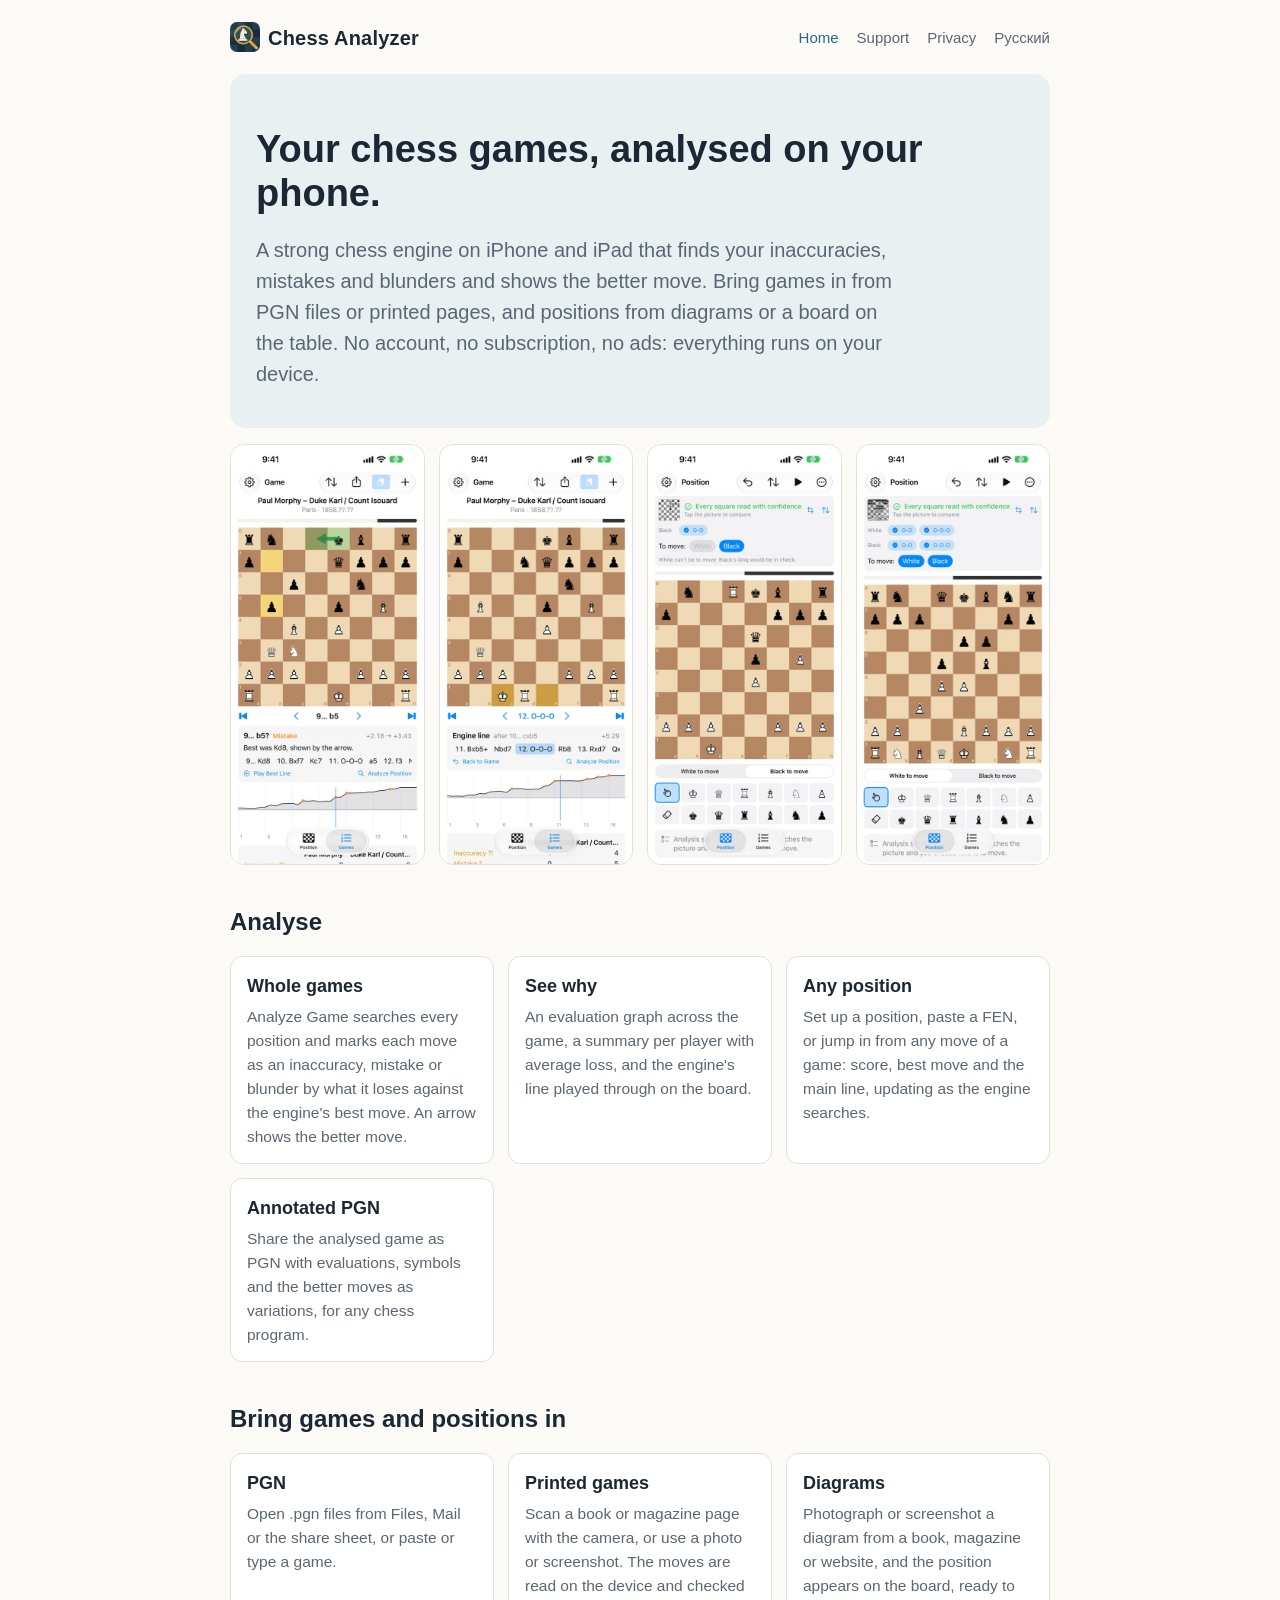
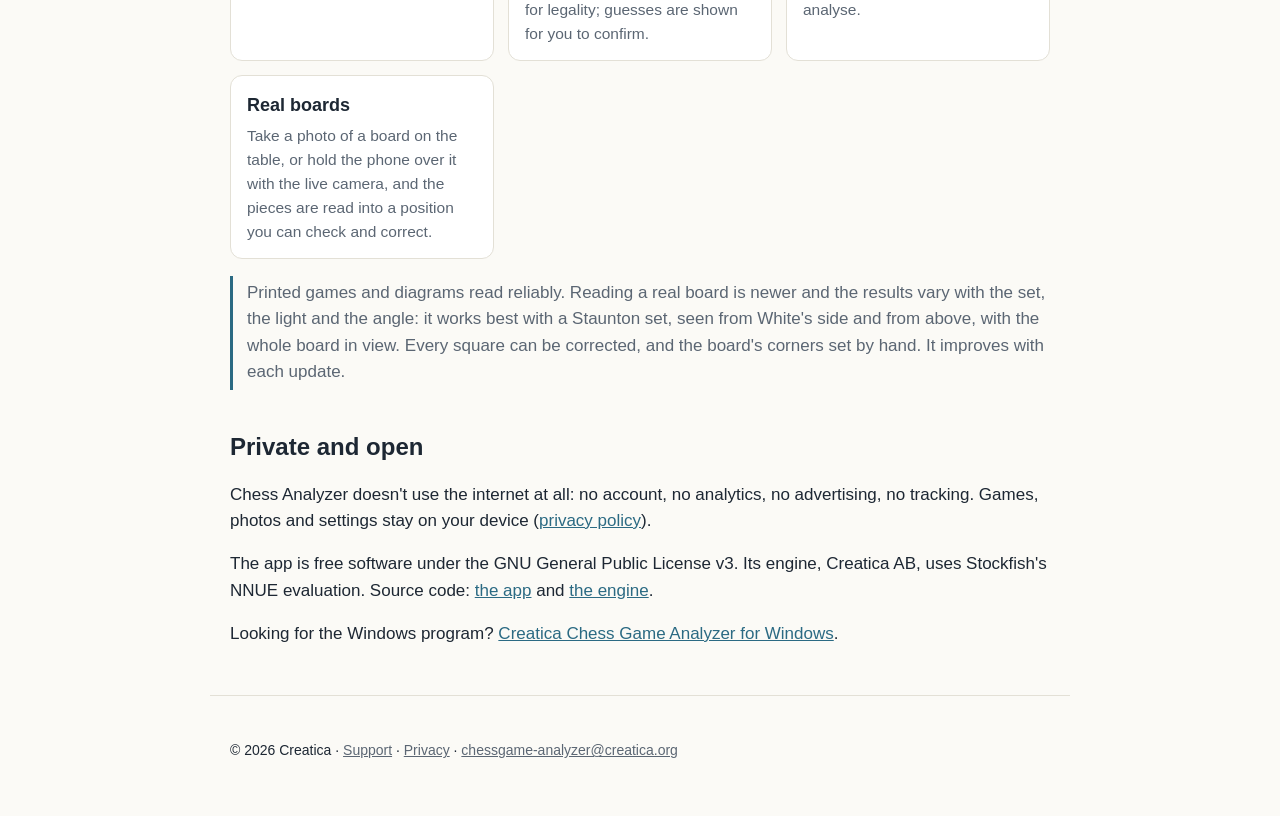
<file: website/ios/index.html>
<!doctype html>
<html lang="en">
<head>
<meta charset="utf-8">
<meta name="viewport" content="width=device-width, initial-scale=1">
<title>Chess Analyzer for iPhone and iPad – Creatica</title>
<meta name="description" content="Analyse your chess games and positions with a strong engine on your iPhone or iPad. Read games from print, positions from diagrams and real boards. No account, no ads, nothing leaves your device.">
<link rel="alternate" hreflang="ru" href="index-ru.html">
<link rel="stylesheet" href="style.css">
</head>
<body>
<header>
  <a class="brand" href="index.html"><img src="images/icon.png" alt="">Chess Analyzer</a>
  <nav><a href="index.html" aria-current="page">Home</a><a href="support.html">Support</a><a href="privacy.html">Privacy</a><a href="index-ru.html" lang="ru">Русский</a></nav>
</header>
<main>
  <section class="hero">
    <h1>Your chess games, analysed on your phone.</h1>
    <p class="lead">A strong chess engine on iPhone and iPad that finds your inaccuracies, mistakes and blunders and shows the better move.
      Bring games in from PGN files or printed pages, and positions from diagrams or a board on the table.
      No account, no subscription, no ads: everything runs on your device.</p>
  </section>

  <div class="shots">
    <img src="images/1-game.jpg" alt="An analysed game with its evaluation graph and a mistake marked">
    <img src="images/2-line.jpg" alt="The engine's better line, played through on the board">
    <img src="images/3-diagram.jpg" alt="A book diagram read onto the board">
    <img src="images/5-board.jpg" alt="A photo of a real chess board read into a position">
  </div>

  <h2>Analyse</h2>
  <div class="grid">
    <div class="card"><h3>Whole games</h3><p>Analyze Game searches every position and marks each move as an inaccuracy, mistake or blunder by what it loses against the engine's best move. An arrow shows the better move.</p></div>
    <div class="card"><h3>See why</h3><p>An evaluation graph across the game, a summary per player with average loss, and the engine's line played through on the board.</p></div>
    <div class="card"><h3>Any position</h3><p>Set up a position, paste a FEN, or jump in from any move of a game: score, best move and the main line, updating as the engine searches.</p></div>
    <div class="card"><h3>Annotated PGN</h3><p>Share the analysed game as PGN with evaluations, symbols and the better moves as variations, for any chess program.</p></div>
  </div>

  <h2>Bring games and positions in</h2>
  <div class="grid">
    <div class="card"><h3>PGN</h3><p>Open .pgn files from Files, Mail or the share sheet, or paste or type a game.</p></div>
    <div class="card"><h3>Printed games</h3><p>Scan a book or magazine page with the camera, or use a photo or screenshot. The moves are read on the device and checked for legality; guesses are shown for you to confirm.</p></div>
    <div class="card"><h3>Diagrams</h3><p>Photograph or screenshot a diagram from a book, magazine or website, and the position appears on the board, ready to analyse.</p></div>
    <div class="card"><h3>Real boards</h3><p>Take a photo of a board on the table, or hold the phone over it with the live camera, and the pieces are read into a position you can check and correct.</p></div>
  </div>

  <p class="note">Printed games and diagrams read reliably. Reading a real board is newer and the results vary with the set, the light and the
    angle: it works best with a Staunton set, seen from White's side and from above, with the whole board in view. Every square can be corrected,
    and the board's corners set by hand. It improves with each update.</p>

  <h2>Private and open</h2>
  <p>Chess Analyzer doesn't use the internet at all: no account, no analytics, no advertising, no tracking. Games, photos and settings stay on your device
    (<a href="privacy.html">privacy policy</a>).</p>
  <p>The app is free software under the GNU General Public License v3. Its engine, Creatica AB, uses Stockfish's NNUE evaluation.
    Source code: <a href="https://github.com/creatica-soft/chessgame-analyzer">the app</a> and <a href="https://github.com/creatica-soft/libchess">the engine</a>.</p>
  <p>Looking for the Windows program? <a href="../index.html">Creatica Chess Game Analyzer for Windows</a>.</p>
</main>
<footer>
  <p>© 2026 Creatica · <a href="support.html">Support</a> · <a href="privacy.html">Privacy</a> · <a href="mailto:chessgame-analyzer@creatica.org">chessgame-analyzer@creatica.org</a></p>
</footer>
</body>
</html>
</file>
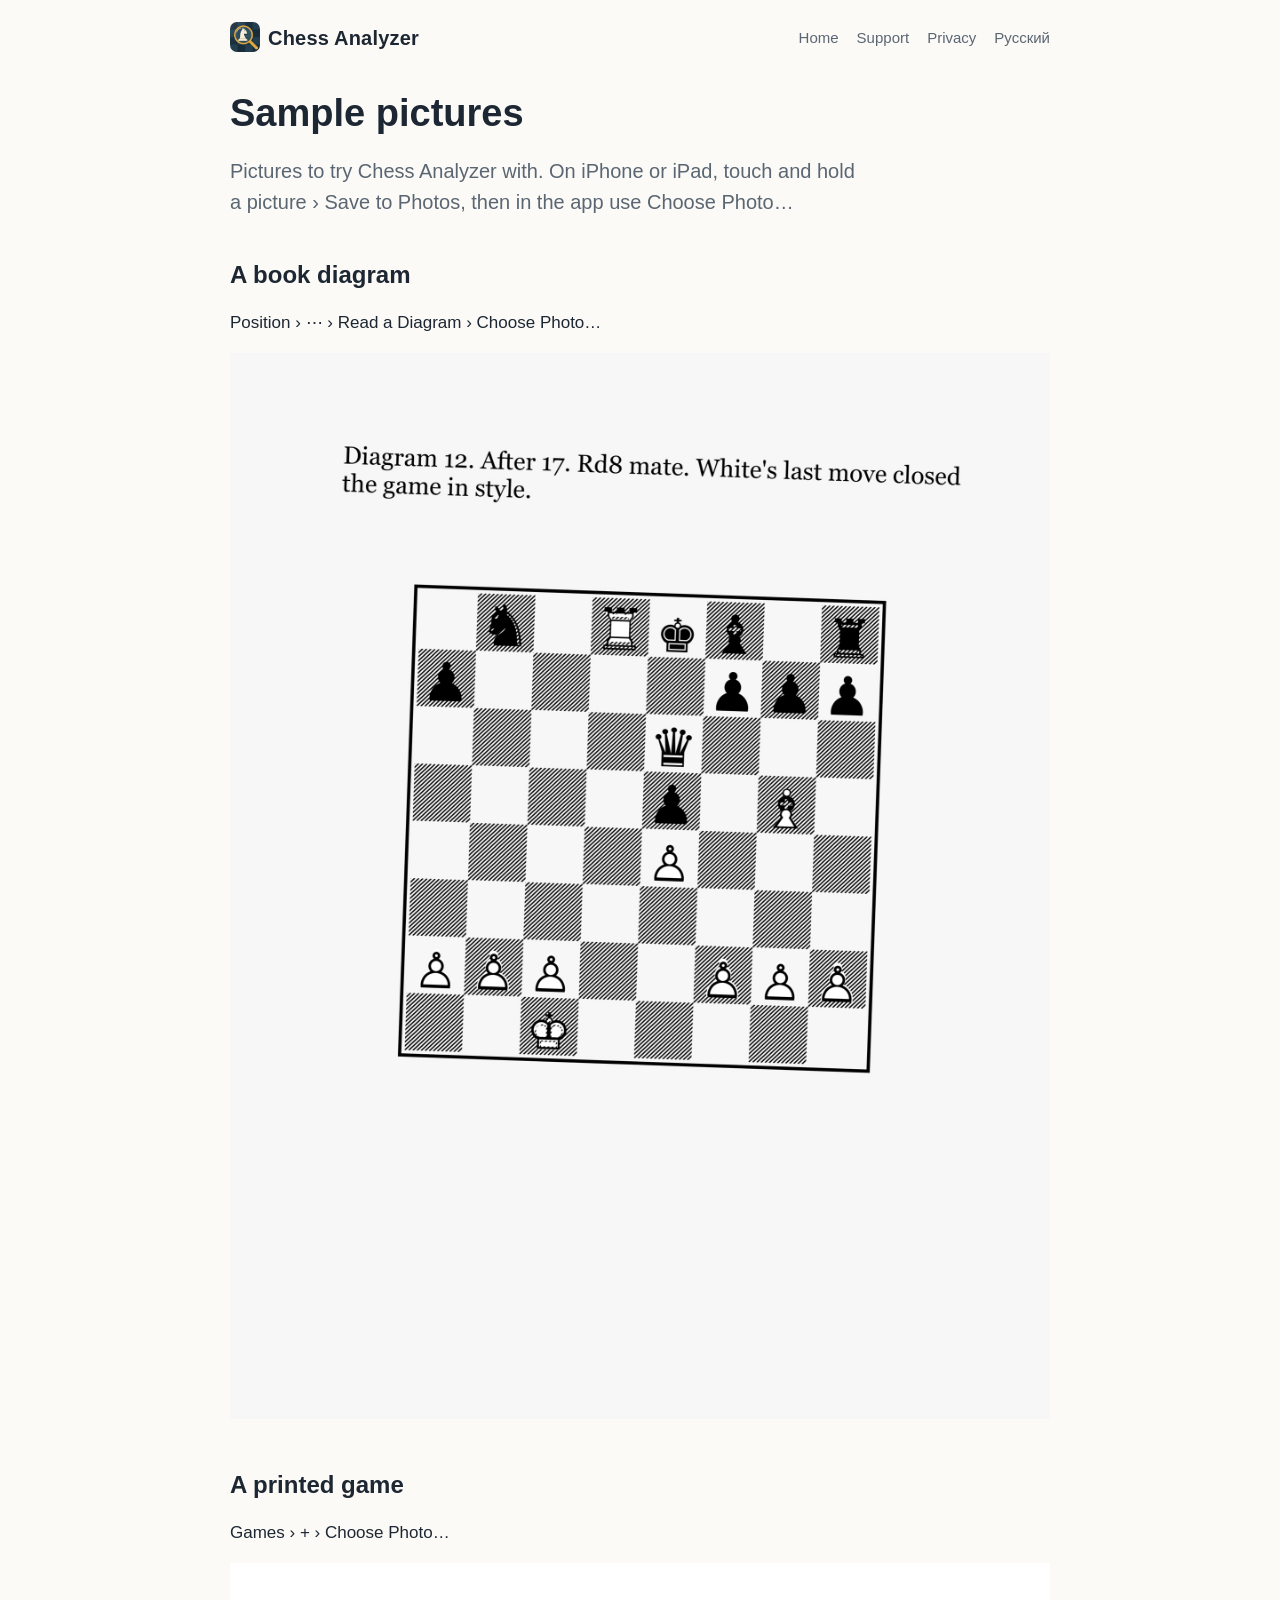
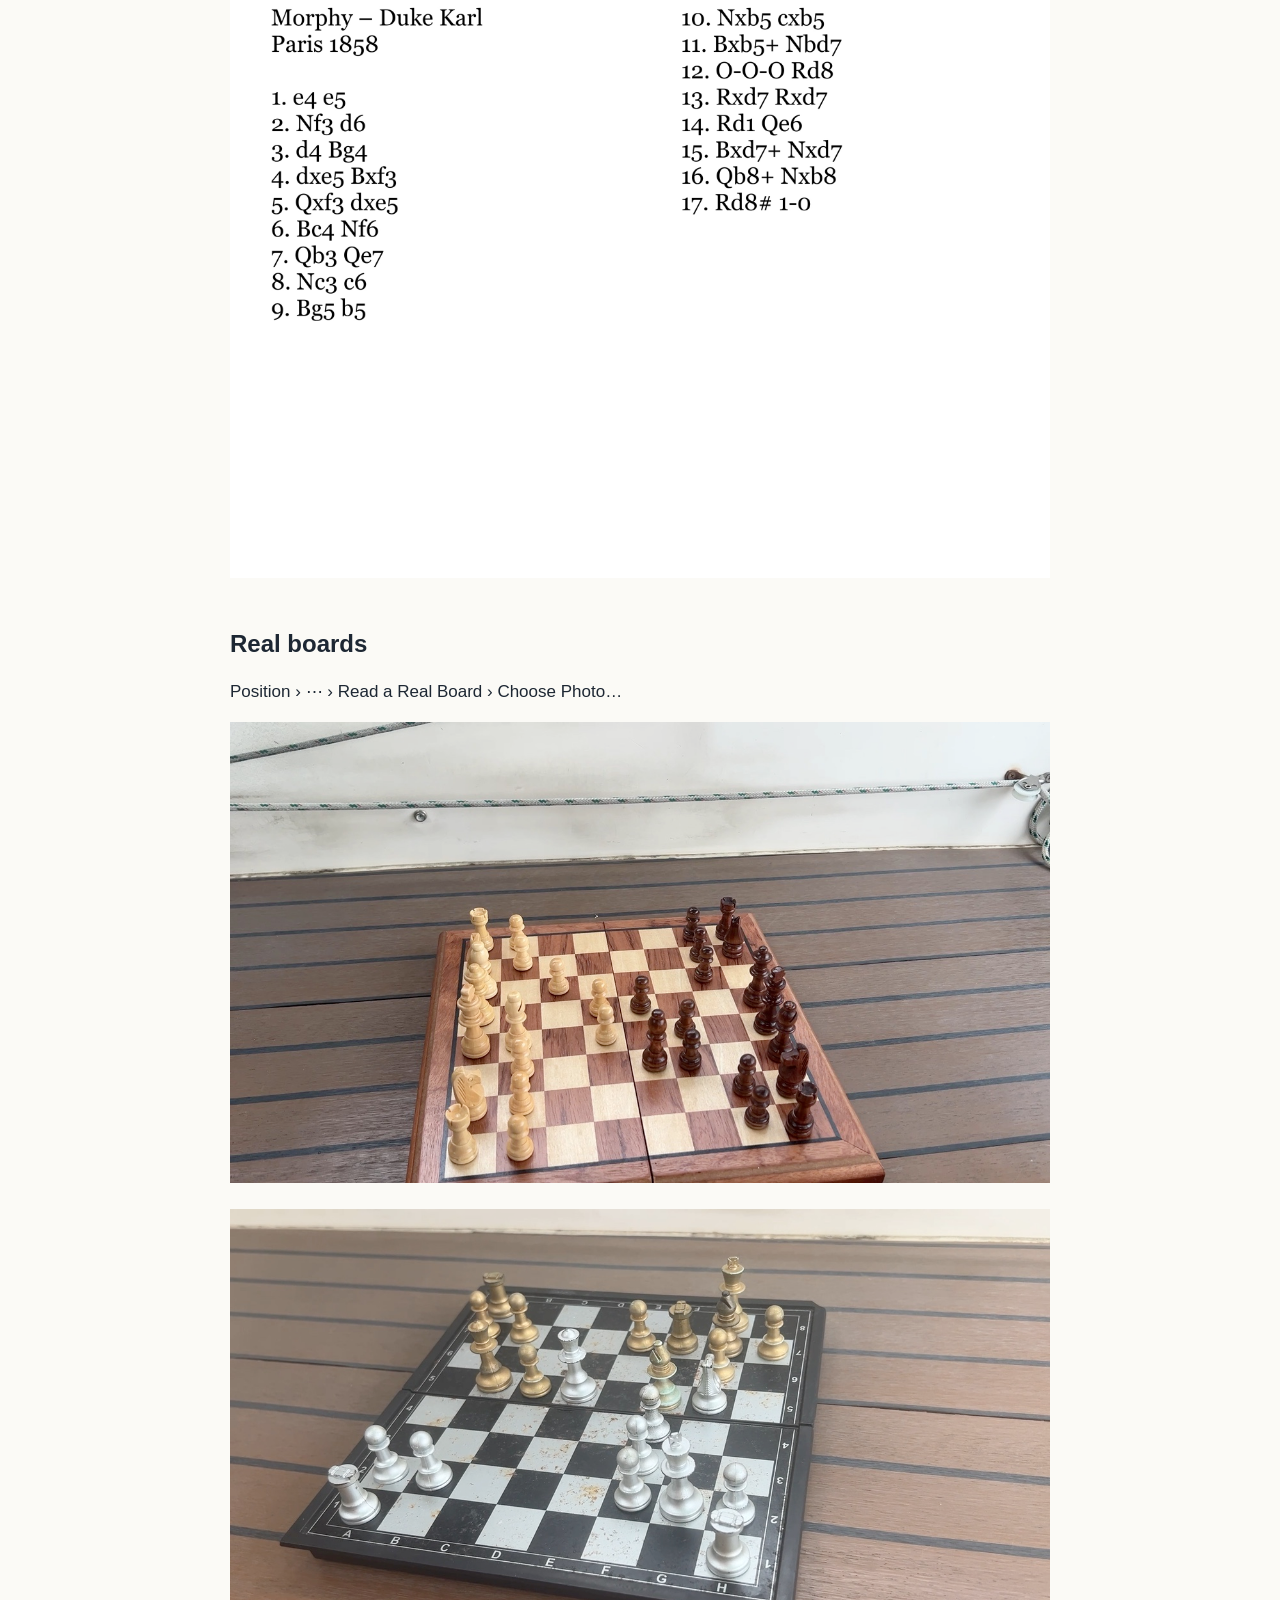
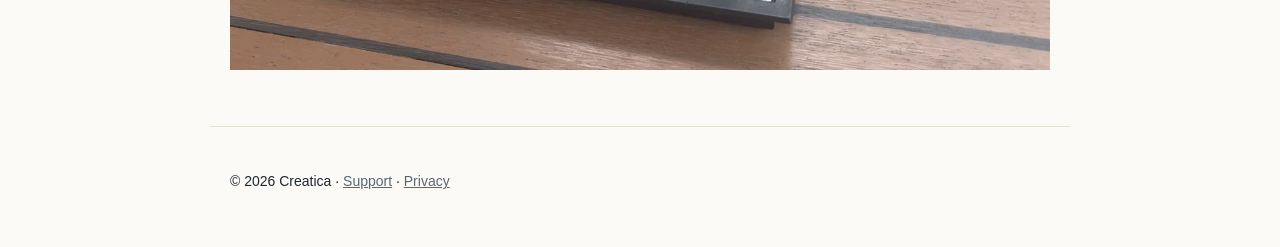
<file: website/ios/samples/index.html>
<!doctype html>
<html lang="en">
<head>
<meta charset="utf-8">
<meta name="viewport" content="width=device-width, initial-scale=1">
<title>Chess Analyzer – Sample pictures</title>
<meta name="description" content="Pictures to try Chess Analyzer with: a book diagram, a printed game and photos of real boards.">
<link rel="alternate" hreflang="ru" href="index-ru.html">
<link rel="stylesheet" href="../style.css">
</head>
<body>
<header>
  <a class="brand" href="../index.html"><img src="../images/icon.png" alt="">Chess Analyzer</a>
  <nav><a href="../index.html">Home</a><a href="../support.html">Support</a><a href="../privacy.html">Privacy</a><a href="index-ru.html" lang="ru">Русский</a></nav>
</header>
<main>
  <h1>Sample pictures</h1>
  <p class="lead">Pictures to try Chess Analyzer with. On iPhone or iPad, touch and hold a picture › Save to Photos, then in the app use Choose Photo…</p>
  <h2>A book diagram</h2>
  <p>Position › ⋯ › Read a Diagram › Choose Photo…</p>
  <p><img src="diagram.jpg" alt="A chess diagram on a book page" style="max-width: 100%"></p>
  <h2>A printed game</h2>
  <p>Games › + › Choose Photo…</p>
  <p><img src="printed-game.jpg" alt="A printed game in two columns" style="max-width: 100%"></p>
  <h2>Real boards</h2>
  <p>Position › ⋯ › Read a Real Board › Choose Photo…</p>
  <p><img src="real-board.jpg" alt="A wooden chess set on a folding board" style="max-width: 100%"></p>
  <p><img src="real-board-2.jpg" alt="A travel chess set with silver and gold pieces" style="max-width: 100%"></p>
</main>
<footer>
  <p>© 2026 Creatica · <a href="../support.html">Support</a> · <a href="../privacy.html">Privacy</a></p>
</footer>
</body>
</html>
</file>
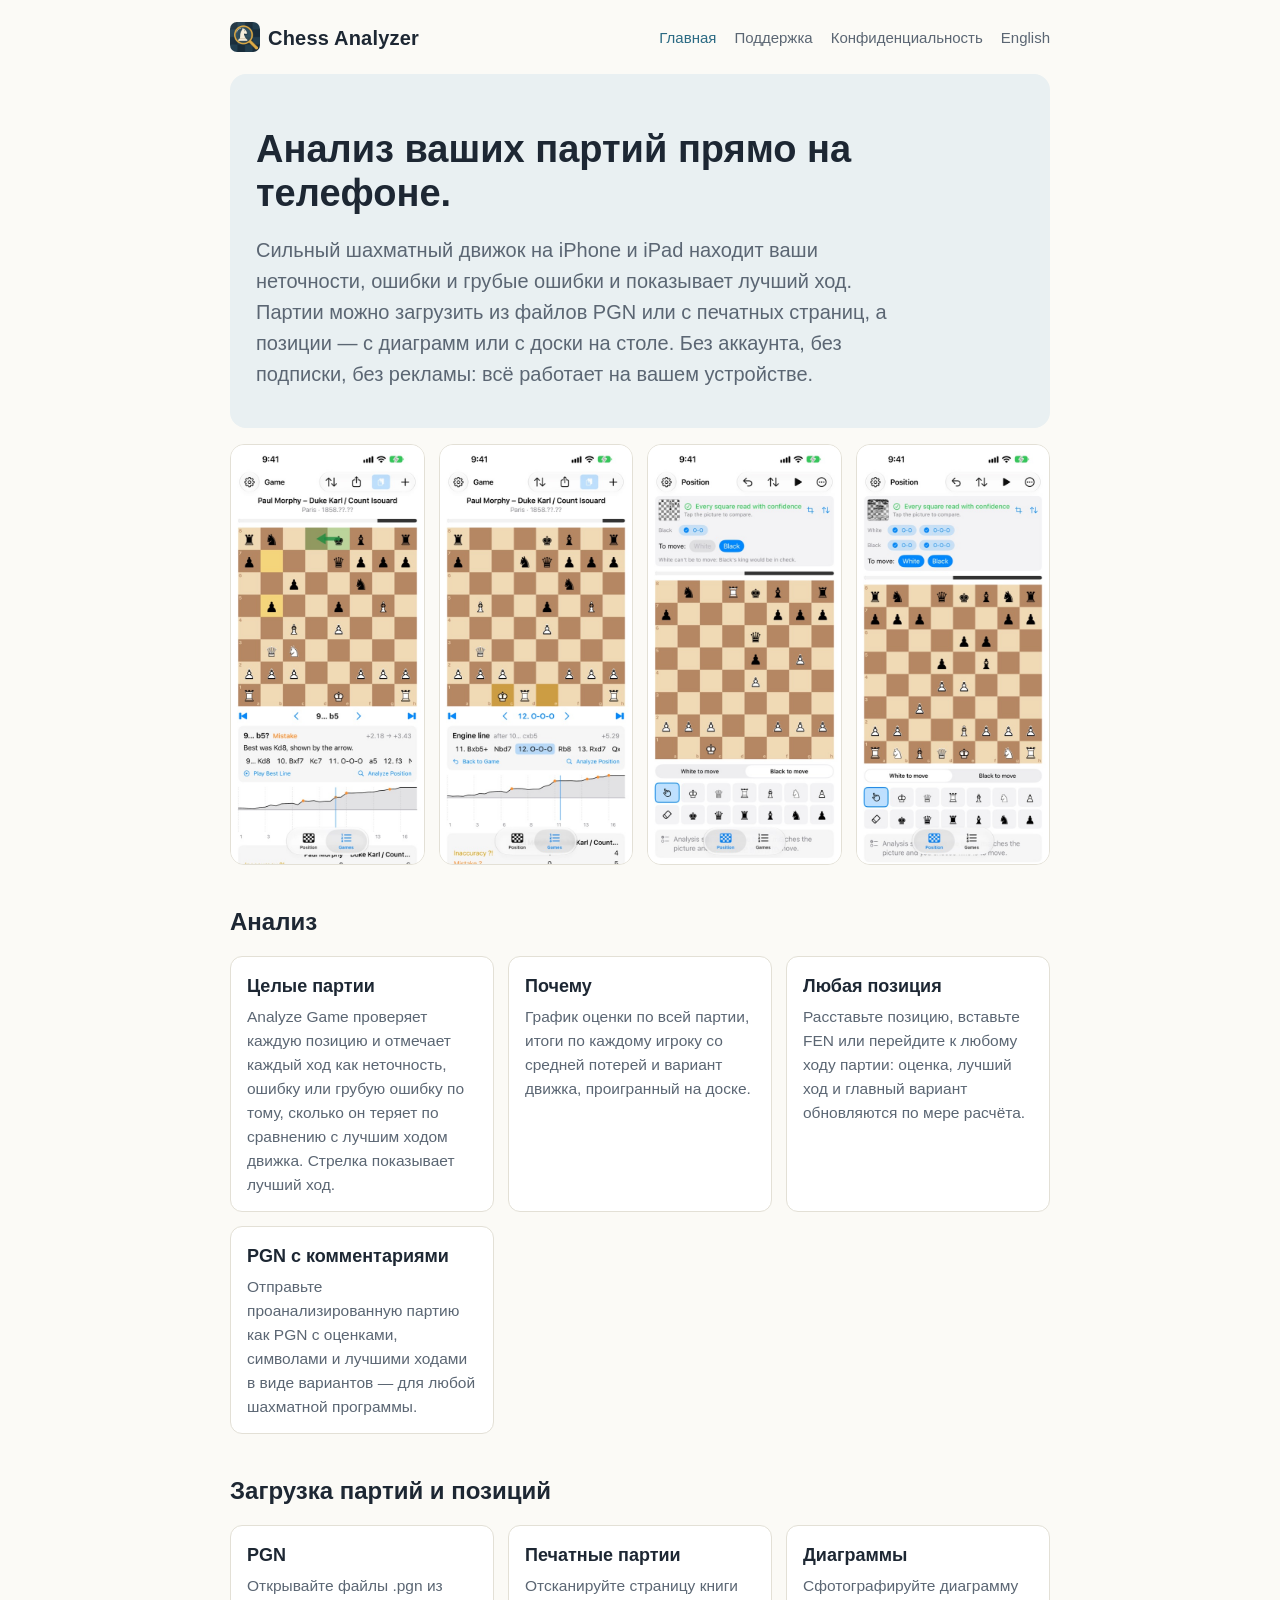
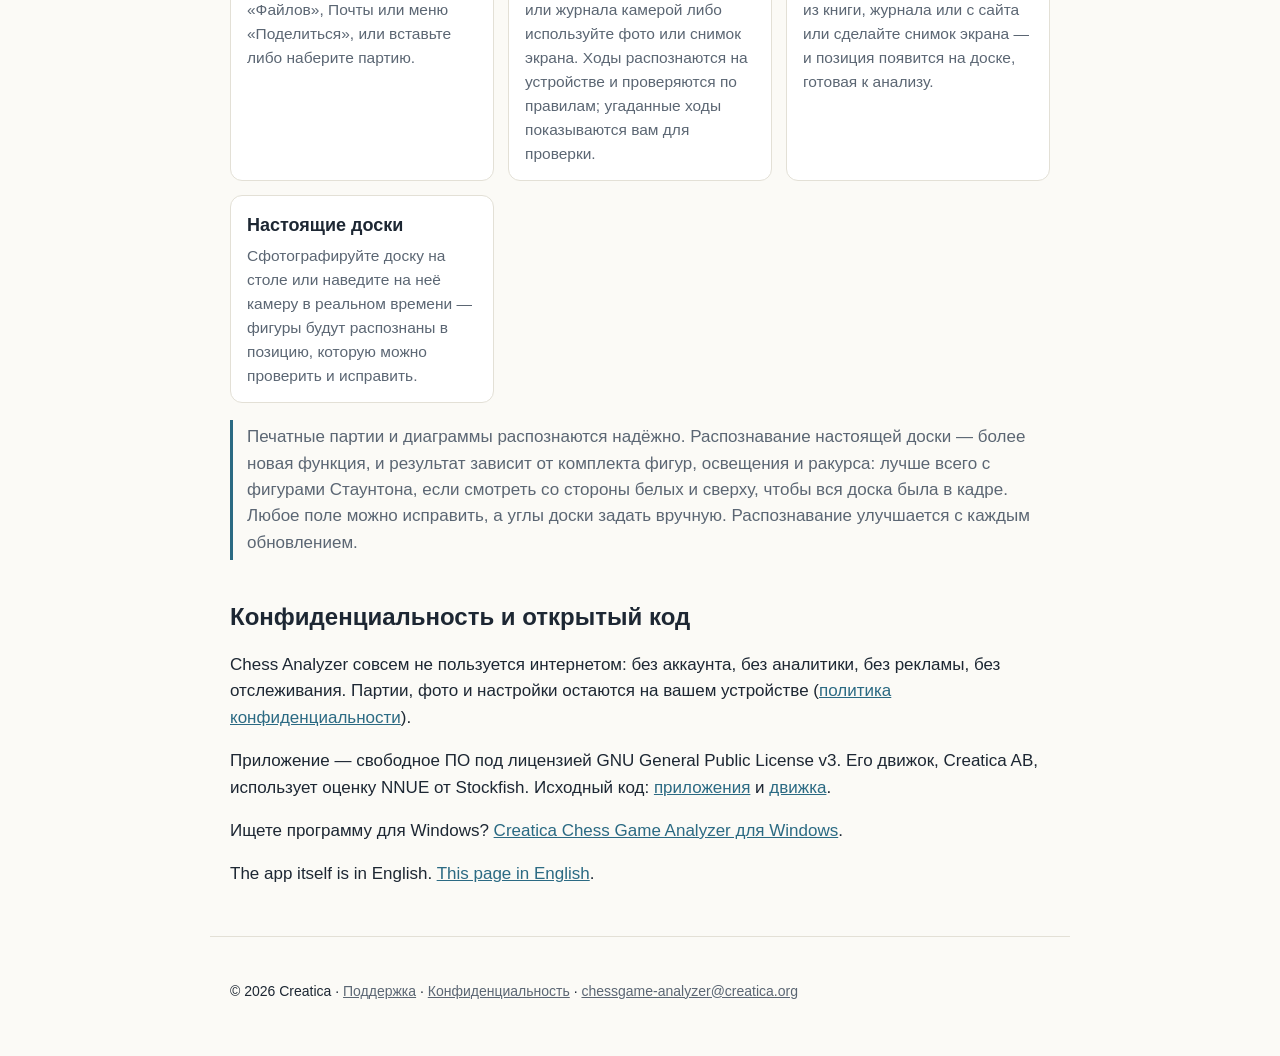
<file: website/ios/index-ru.html>
<!doctype html>
<html lang="ru">
<head>
<meta charset="utf-8">
<meta name="viewport" content="width=device-width, initial-scale=1">
<title>Chess Analyzer для iPhone и iPad – Creatica</title>
<meta name="description" content="Анализируйте свои шахматные партии и позиции сильным движком на iPhone или iPad. Партии из книг, позиции с диаграмм и настоящих досок. Без аккаунта и рекламы, всё остаётся на вашем устройстве.">
<link rel="alternate" hreflang="en" href="index.html">
<link rel="stylesheet" href="style.css">
</head>
<body>
<header>
  <a class="brand" href="index-ru.html"><img src="images/icon.png" alt="">Chess Analyzer</a>
  <nav><a href="index-ru.html" aria-current="page">Главная</a><a href="support-ru.html">Поддержка</a><a href="privacy-ru.html">Конфиденциальность</a><a href="index.html" lang="en">English</a></nav>
</header>
<main>
  <section class="hero">
    <h1>Анализ ваших партий прямо на телефоне.</h1>
    <p class="lead">Сильный шахматный движок на iPhone и iPad находит ваши неточности, ошибки и грубые ошибки и показывает лучший ход.
      Партии можно загрузить из файлов PGN или с печатных страниц, а позиции — с диаграмм или с доски на столе.
      Без аккаунта, без подписки, без рекламы: всё работает на вашем устройстве.</p>
  </section>

  <div class="shots">
    <img src="images/1-game.jpg" alt="Проанализированная партия с графиком оценки и отмеченной ошибкой">
    <img src="images/2-line.jpg" alt="Лучший вариант движка, проигранный на доске">
    <img src="images/3-diagram.jpg" alt="Диаграмма из книги, перенесённая на доску">
    <img src="images/5-board.jpg" alt="Фото настоящей шахматной доски, распознанное в позицию">
  </div>

  <h2>Анализ</h2>
  <div class="grid">
    <div class="card"><h3>Целые партии</h3><p>Analyze Game проверяет каждую позицию и отмечает каждый ход как неточность, ошибку или грубую ошибку по тому, сколько он теряет по сравнению с лучшим ходом движка. Стрелка показывает лучший ход.</p></div>
    <div class="card"><h3>Почему</h3><p>График оценки по всей партии, итоги по каждому игроку со средней потерей и вариант движка, проигранный на доске.</p></div>
    <div class="card"><h3>Любая позиция</h3><p>Расставьте позицию, вставьте FEN или перейдите к любому ходу партии: оценка, лучший ход и главный вариант обновляются по мере расчёта.</p></div>
    <div class="card"><h3>PGN с комментариями</h3><p>Отправьте проанализированную партию как PGN с оценками, символами и лучшими ходами в виде вариантов — для любой шахматной программы.</p></div>
  </div>

  <h2>Загрузка партий и позиций</h2>
  <div class="grid">
    <div class="card"><h3>PGN</h3><p>Открывайте файлы .pgn из «Файлов», Почты или меню «Поделиться», или вставьте либо наберите партию.</p></div>
    <div class="card"><h3>Печатные партии</h3><p>Отсканируйте страницу книги или журнала камерой либо используйте фото или снимок экрана. Ходы распознаются на устройстве и проверяются по правилам; угаданные ходы показываются вам для проверки.</p></div>
    <div class="card"><h3>Диаграммы</h3><p>Сфотографируйте диаграмму из книги, журнала или с сайта или сделайте снимок экрана — и позиция появится на доске, готовая к анализу.</p></div>
    <div class="card"><h3>Настоящие доски</h3><p>Сфотографируйте доску на столе или наведите на неё камеру в реальном времени — фигуры будут распознаны в позицию, которую можно проверить и исправить.</p></div>
  </div>

  <p class="note">Печатные партии и диаграммы распознаются надёжно. Распознавание настоящей доски — более новая функция, и результат зависит
    от комплекта фигур, освещения и ракурса: лучше всего с фигурами Стаунтона, если смотреть со стороны белых и сверху, чтобы вся доска была в кадре.
    Любое поле можно исправить, а углы доски задать вручную. Распознавание улучшается с каждым обновлением.</p>

  <h2>Конфиденциальность и открытый код</h2>
  <p>Chess Analyzer совсем не пользуется интернетом: без аккаунта, без аналитики, без рекламы, без отслеживания. Партии, фото и настройки остаются
    на вашем устройстве (<a href="privacy-ru.html">политика конфиденциальности</a>).</p>
  <p>Приложение — свободное ПО под лицензией GNU General Public License v3. Его движок, Creatica AB, использует оценку NNUE от Stockfish.
    Исходный код: <a href="https://github.com/creatica-soft/chessgame-analyzer">приложения</a> и <a href="https://github.com/creatica-soft/libchess">движка</a>.</p>
  <p>Ищете программу для Windows? <a href="../index-ru.html">Creatica Chess Game Analyzer для Windows</a>.</p>
  <p lang="en">The app itself is in English. <a href="index.html">This page in English</a>.</p>
</main>
<footer>
  <p>© 2026 Creatica · <a href="support-ru.html">Поддержка</a> · <a href="privacy-ru.html">Конфиденциальность</a> · <a href="mailto:chessgame-analyzer@creatica.org">chessgame-analyzer@creatica.org</a></p>
</footer>
</body>
</html>
</file>
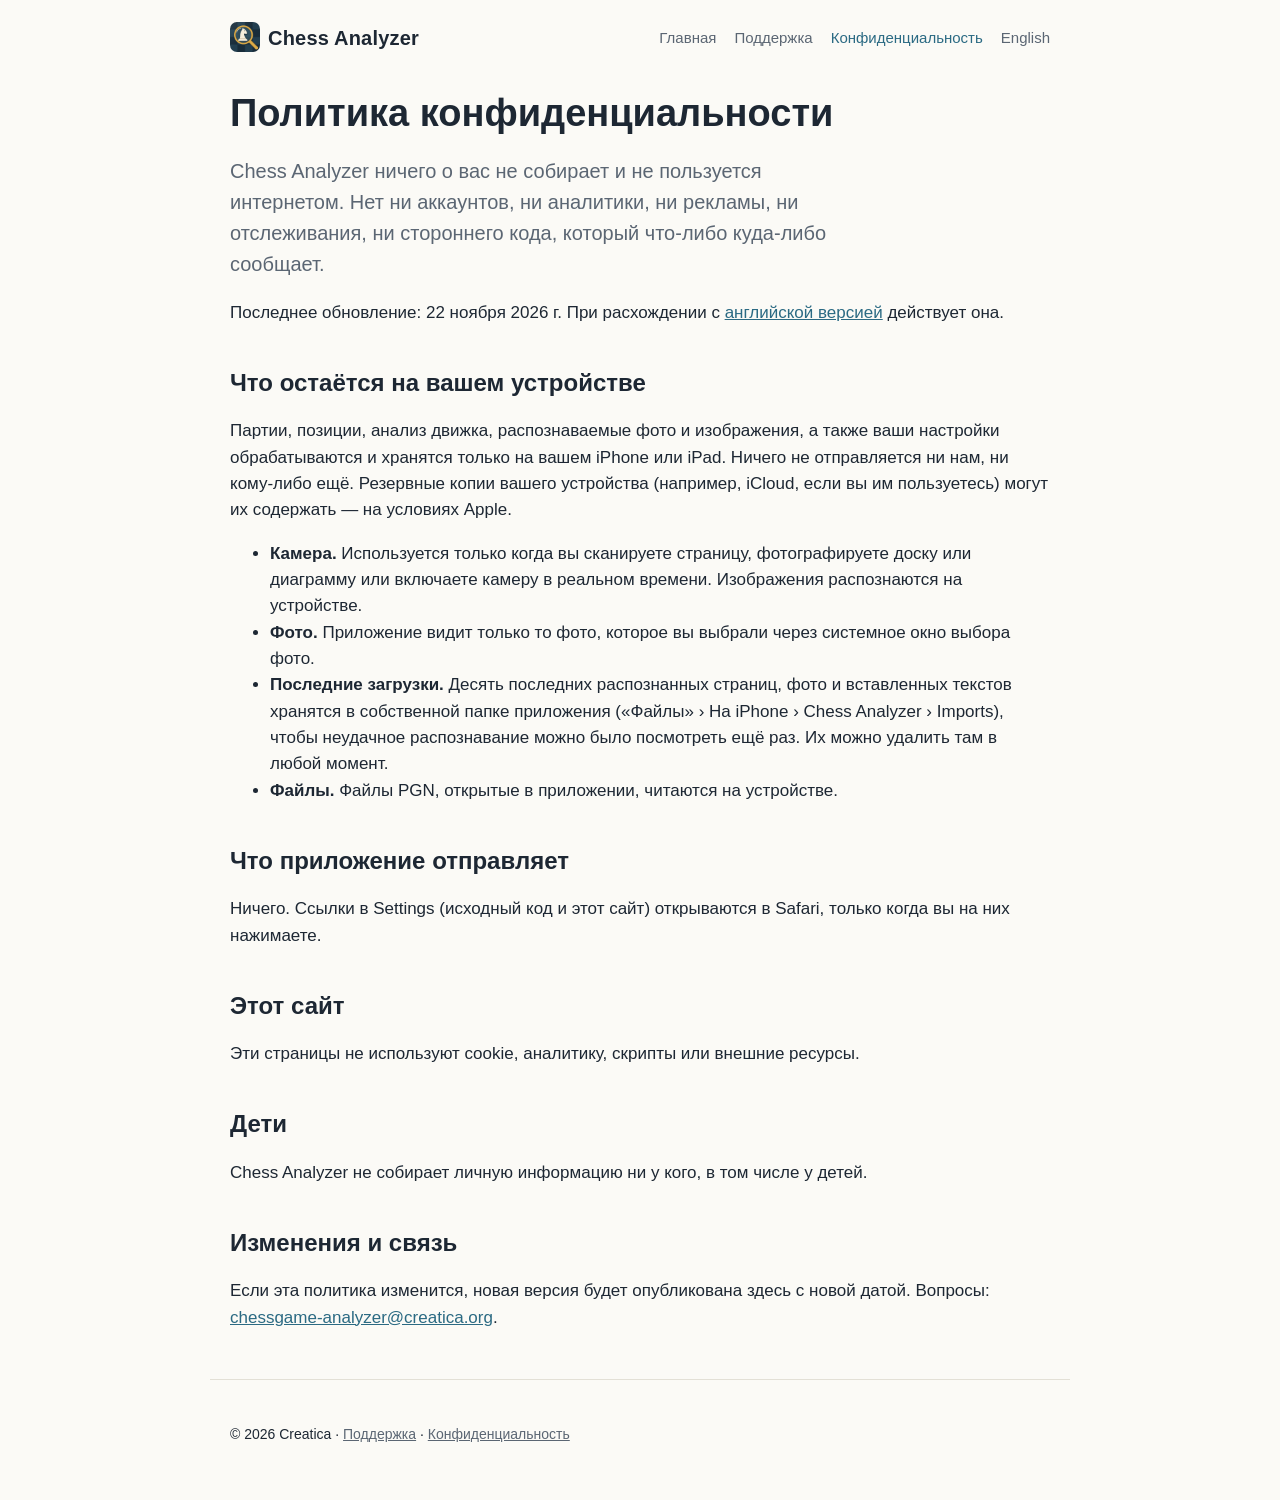
<file: website/ios/privacy-ru.html>
<!doctype html>
<html lang="ru">
<head>
<meta charset="utf-8">
<meta name="viewport" content="width=device-width, initial-scale=1">
<title>Chess Analyzer – Политика конфиденциальности</title>
<meta name="description" content="Chess Analyzer ничего о вас не собирает и не пользуется интернетом. Что хранится на вашем устройстве и зачем.">
<link rel="alternate" hreflang="en" href="privacy.html">
<link rel="stylesheet" href="style.css">
</head>
<body>
<header>
  <a class="brand" href="index-ru.html"><img src="images/icon.png" alt="">Chess Analyzer</a>
  <nav><a href="index-ru.html">Главная</a><a href="support-ru.html">Поддержка</a><a href="privacy-ru.html" aria-current="page">Конфиденциальность</a><a href="privacy.html" lang="en">English</a></nav>
</header>
<main>
  <h1>Политика конфиденциальности</h1>
  <p class="lead">Chess Analyzer ничего о вас не собирает и не пользуется интернетом. Нет ни аккаунтов, ни аналитики, ни рекламы, ни отслеживания,
    ни стороннего кода, который что-либо куда-либо сообщает.</p>
  <p>Последнее обновление: 22 ноября 2026 г. При расхождении с <a href="privacy.html" lang="en">английской версией</a> действует она.</p>

  <h2>Что остаётся на вашем устройстве</h2>
  <p>Партии, позиции, анализ движка, распознаваемые фото и изображения, а также ваши настройки обрабатываются и хранятся только на вашем iPhone или iPad.
    Ничего не отправляется ни нам, ни кому-либо ещё. Резервные копии вашего устройства (например, iCloud, если вы им пользуетесь) могут их содержать —
    на условиях Apple.</p>
  <ul>
    <li><strong>Камера.</strong> Используется только когда вы сканируете страницу, фотографируете доску или диаграмму или включаете камеру в реальном времени.
      Изображения распознаются на устройстве.</li>
    <li><strong>Фото.</strong> Приложение видит только то фото, которое вы выбрали через системное окно выбора фото.</li>
    <li><strong>Последние загрузки.</strong> Десять последних распознанных страниц, фото и вставленных текстов хранятся в собственной папке приложения
      («Файлы» › На iPhone › Chess Analyzer › Imports), чтобы неудачное распознавание можно было посмотреть ещё раз. Их можно удалить там в любой момент.</li>
    <li><strong>Файлы.</strong> Файлы PGN, открытые в приложении, читаются на устройстве.</li>
  </ul>

  <h2>Что приложение отправляет</h2>
  <p>Ничего. Ссылки в Settings (исходный код и этот сайт) открываются в Safari, только когда вы на них нажимаете.</p>

  <h2>Этот сайт</h2>
  <p>Эти страницы не используют cookie, аналитику, скрипты или внешние ресурсы.</p>

  <h2>Дети</h2>
  <p>Chess Analyzer не собирает личную информацию ни у кого, в том числе у детей.</p>

  <h2>Изменения и связь</h2>
  <p>Если эта политика изменится, новая версия будет опубликована здесь с новой датой. Вопросы:
    <a href="mailto:chessgame-analyzer@creatica.org">chessgame-analyzer@creatica.org</a>.</p>
</main>
<footer>
  <p>© 2026 Creatica · <a href="support-ru.html">Поддержка</a> · <a href="privacy-ru.html">Конфиденциальность</a></p>
</footer>
</body>
</html>
</file>
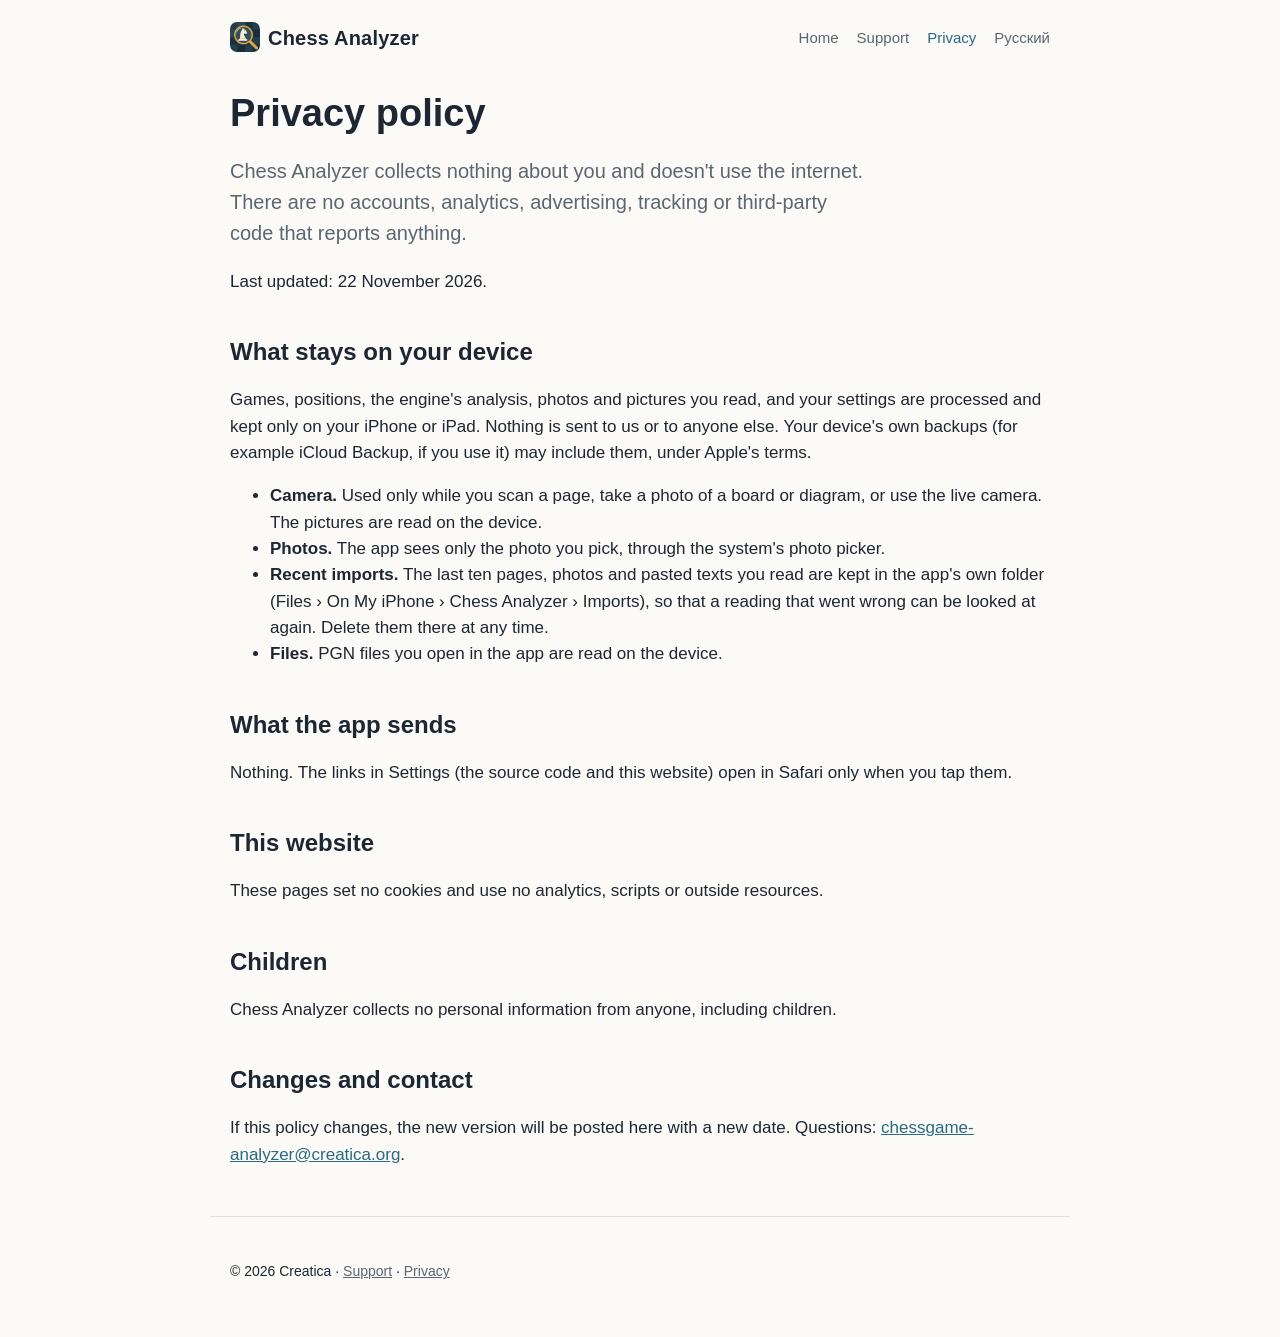
<file: website/ios/privacy.html>
<!doctype html>
<html lang="en">
<head>
<meta charset="utf-8">
<meta name="viewport" content="width=device-width, initial-scale=1">
<title>Chess Analyzer – Privacy policy</title>
<meta name="description" content="Chess Analyzer collects nothing about you and doesn't use the internet. What it keeps on your device, and why.">
<link rel="alternate" hreflang="ru" href="privacy-ru.html">
<link rel="stylesheet" href="style.css">
</head>
<body>
<header>
  <a class="brand" href="index.html"><img src="images/icon.png" alt="">Chess Analyzer</a>
  <nav><a href="index.html">Home</a><a href="support.html">Support</a><a href="privacy.html" aria-current="page">Privacy</a><a href="privacy-ru.html" lang="ru">Русский</a></nav>
</header>
<main>
  <h1>Privacy policy</h1>
  <p class="lead">Chess Analyzer collects nothing about you and doesn't use the internet. There are no accounts, analytics, advertising, tracking or
    third-party code that reports anything.</p>
  <p>Last updated: 22 November 2026.</p>

  <h2>What stays on your device</h2>
  <p>Games, positions, the engine's analysis, photos and pictures you read, and your settings are processed and kept only on your iPhone or iPad.
    Nothing is sent to us or to anyone else. Your device's own backups (for example iCloud Backup, if you use it) may include them, under Apple's terms.</p>
  <ul>
    <li><strong>Camera.</strong> Used only while you scan a page, take a photo of a board or diagram, or use the live camera. The pictures are read on the device.</li>
    <li><strong>Photos.</strong> The app sees only the photo you pick, through the system's photo picker.</li>
    <li><strong>Recent imports.</strong> The last ten pages, photos and pasted texts you read are kept in the app's own folder (Files › On My iPhone ›
      Chess Analyzer › Imports), so that a reading that went wrong can be looked at again. Delete them there at any time.</li>
    <li><strong>Files.</strong> PGN files you open in the app are read on the device.</li>
  </ul>

  <h2>What the app sends</h2>
  <p>Nothing. The links in Settings (the source code and this website) open in Safari only when you tap them.</p>

  <h2>This website</h2>
  <p>These pages set no cookies and use no analytics, scripts or outside resources.</p>

  <h2>Children</h2>
  <p>Chess Analyzer collects no personal information from anyone, including children.</p>

  <h2>Changes and contact</h2>
  <p>If this policy changes, the new version will be posted here with a new date. Questions:
    <a href="mailto:chessgame-analyzer@creatica.org">chessgame-analyzer@creatica.org</a>.</p>
</main>
<footer>
  <p>© 2026 Creatica · <a href="support.html">Support</a> · <a href="privacy.html">Privacy</a></p>
</footer>
</body>
</html>
</file>
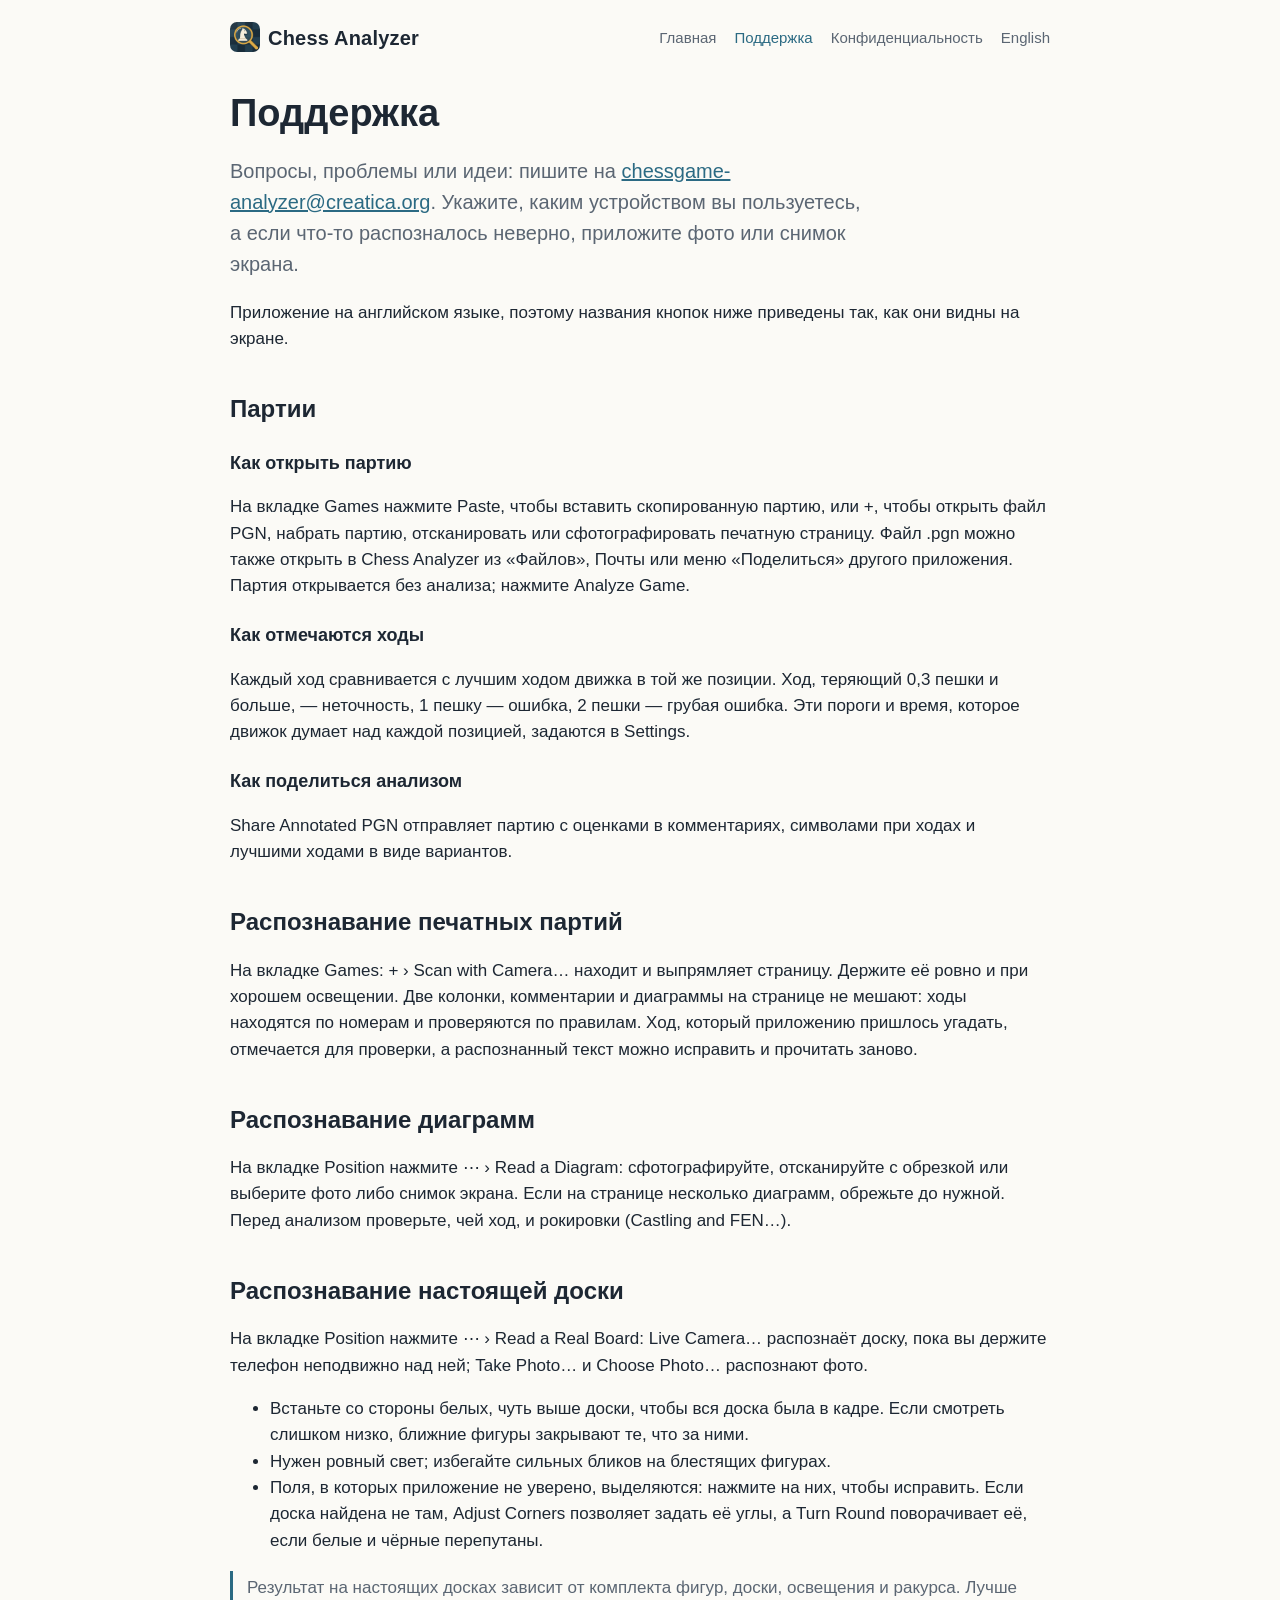
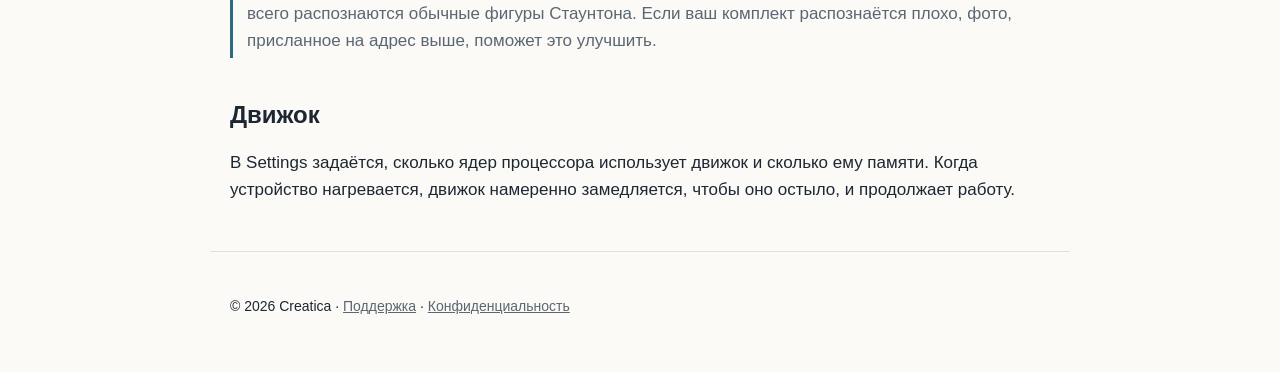
<file: website/ios/support-ru.html>
<!doctype html>
<html lang="ru">
<head>
<meta charset="utf-8">
<meta name="viewport" content="width=device-width, initial-scale=1">
<title>Chess Analyzer – Поддержка</title>
<meta name="description" content="Помощь по Chess Analyzer для iPhone и iPad: анализ партий, открытие PGN, сканирование печатных партий, диаграммы и настоящие доски.">
<link rel="alternate" hreflang="en" href="support.html">
<link rel="stylesheet" href="style.css">
</head>
<body>
<header>
  <a class="brand" href="index-ru.html"><img src="images/icon.png" alt="">Chess Analyzer</a>
  <nav><a href="index-ru.html">Главная</a><a href="support-ru.html" aria-current="page">Поддержка</a><a href="privacy-ru.html">Конфиденциальность</a><a href="support.html" lang="en">English</a></nav>
</header>
<main>
  <h1>Поддержка</h1>
  <p class="lead">Вопросы, проблемы или идеи: пишите на <a href="mailto:chessgame-analyzer@creatica.org">chessgame-analyzer@creatica.org</a>.
    Укажите, каким устройством вы пользуетесь, а если что-то распозналось неверно, приложите фото или снимок экрана.</p>
  <p>Приложение на английском языке, поэтому названия кнопок ниже приведены так, как они видны на экране.</p>

  <h2>Партии</h2>
  <h3>Как открыть партию</h3>
  <p>На вкладке Games нажмите Paste, чтобы вставить скопированную партию, или +, чтобы открыть файл PGN, набрать партию, отсканировать или сфотографировать
    печатную страницу. Файл .pgn можно также открыть в Chess Analyzer из «Файлов», Почты или меню «Поделиться» другого приложения. Партия открывается
    без анализа; нажмите Analyze Game.</p>
  <h3>Как отмечаются ходы</h3>
  <p>Каждый ход сравнивается с лучшим ходом движка в той же позиции. Ход, теряющий 0,3 пешки и больше, — неточность, 1 пешку — ошибка,
    2 пешки — грубая ошибка. Эти пороги и время, которое движок думает над каждой позицией, задаются в Settings.</p>
  <h3>Как поделиться анализом</h3>
  <p>Share Annotated PGN отправляет партию с оценками в комментариях, символами при ходах и лучшими ходами в виде вариантов.</p>

  <h2>Распознавание печатных партий</h2>
  <p>На вкладке Games: + › Scan with Camera… находит и выпрямляет страницу. Держите её ровно и при хорошем освещении. Две колонки, комментарии и
    диаграммы на странице не мешают: ходы находятся по номерам и проверяются по правилам. Ход, который приложению пришлось угадать, отмечается для
    проверки, а распознанный текст можно исправить и прочитать заново.</p>

  <h2>Распознавание диаграмм</h2>
  <p>На вкладке Position нажмите ⋯ › Read a Diagram: сфотографируйте, отсканируйте с обрезкой или выберите фото либо снимок экрана. Если на странице
    несколько диаграмм, обрежьте до нужной. Перед анализом проверьте, чей ход, и рокировки (Castling and FEN…).</p>

  <h2>Распознавание настоящей доски</h2>
  <p>На вкладке Position нажмите ⋯ › Read a Real Board: Live Camera… распознаёт доску, пока вы держите телефон неподвижно над ней; Take Photo…
    и Choose Photo… распознают фото.</p>
  <ul>
    <li>Встаньте со стороны белых, чуть выше доски, чтобы вся доска была в кадре. Если смотреть слишком низко, ближние фигуры закрывают те, что за ними.</li>
    <li>Нужен ровный свет; избегайте сильных бликов на блестящих фигурах.</li>
    <li>Поля, в которых приложение не уверено, выделяются: нажмите на них, чтобы исправить. Если доска найдена не там, Adjust Corners позволяет
      задать её углы, а Turn Round поворачивает её, если белые и чёрные перепутаны.</li>
  </ul>
  <p class="note">Результат на настоящих досках зависит от комплекта фигур, доски, освещения и ракурса. Лучше всего распознаются обычные фигуры Стаунтона.
    Если ваш комплект распознаётся плохо, фото, присланное на адрес выше, поможет это улучшить.</p>

  <h2>Движок</h2>
  <p>В Settings задаётся, сколько ядер процессора использует движок и сколько ему памяти. Когда устройство нагревается, движок намеренно замедляется,
    чтобы оно остыло, и продолжает работу.</p>
</main>
<footer>
  <p>© 2026 Creatica · <a href="support-ru.html">Поддержка</a> · <a href="privacy-ru.html">Конфиденциальность</a></p>
</footer>
</body>
</html>
</file>
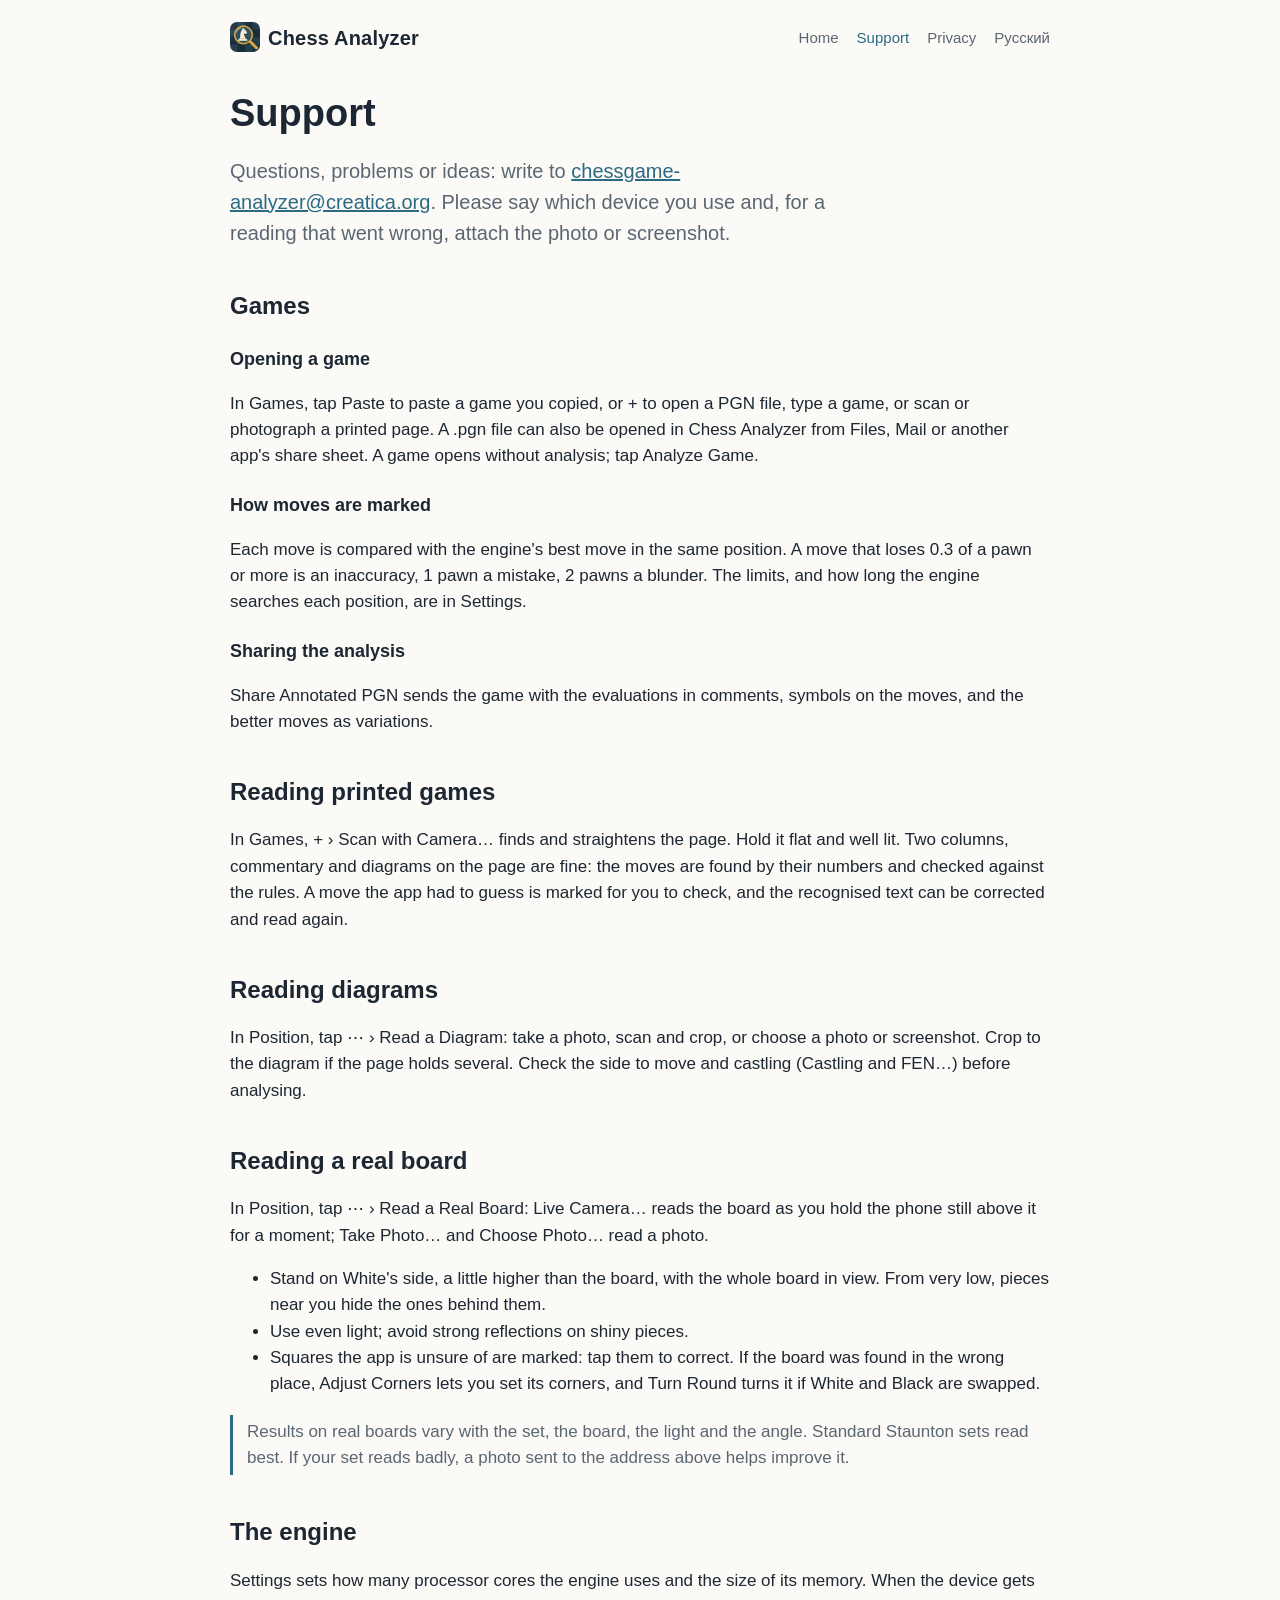
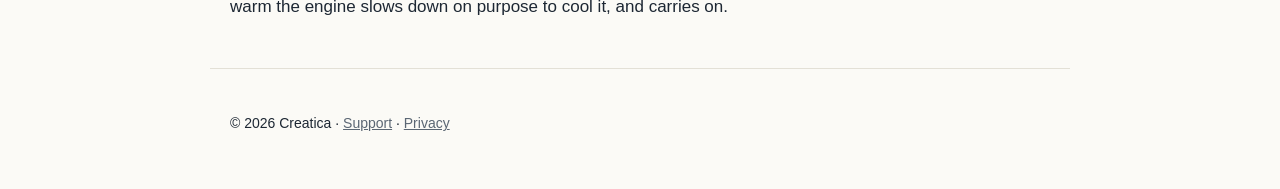
<file: website/ios/support.html>
<!doctype html>
<html lang="en">
<head>
<meta charset="utf-8">
<meta name="viewport" content="width=device-width, initial-scale=1">
<title>Chess Analyzer – Support</title>
<meta name="description" content="Help with Chess Analyzer for iPhone and iPad: analysing games, opening PGN, scanning printed games, diagrams and real boards.">
<link rel="alternate" hreflang="ru" href="support-ru.html">
<link rel="stylesheet" href="style.css">
</head>
<body>
<header>
  <a class="brand" href="index.html"><img src="images/icon.png" alt="">Chess Analyzer</a>
  <nav><a href="index.html">Home</a><a href="support.html" aria-current="page">Support</a><a href="privacy.html">Privacy</a><a href="support-ru.html" lang="ru">Русский</a></nav>
</header>
<main>
  <h1>Support</h1>
  <p class="lead">Questions, problems or ideas: write to <a href="mailto:chessgame-analyzer@creatica.org">chessgame-analyzer@creatica.org</a>.
    Please say which device you use and, for a reading that went wrong, attach the photo or screenshot.</p>

  <h2>Games</h2>
  <h3>Opening a game</h3>
  <p>In Games, tap Paste to paste a game you copied, or + to open a PGN file, type a game, or scan or photograph a printed page. A .pgn file can also be opened in Chess Analyzer from Files,
    Mail or another app's share sheet. A game opens without analysis; tap Analyze Game.</p>
  <h3>How moves are marked</h3>
  <p>Each move is compared with the engine's best move in the same position. A move that loses 0.3 of a pawn or more is an inaccuracy, 1 pawn a mistake,
    2 pawns a blunder. The limits, and how long the engine searches each position, are in Settings.</p>
  <h3>Sharing the analysis</h3>
  <p>Share Annotated PGN sends the game with the evaluations in comments, symbols on the moves, and the better moves as variations.</p>

  <h2>Reading printed games</h2>
  <p>In Games, + › Scan with Camera… finds and straightens the page. Hold it flat and well lit. Two columns, commentary and diagrams on the page are fine:
    the moves are found by their numbers and checked against the rules. A move the app had to guess is marked for you to check, and the recognised text can be
    corrected and read again.</p>

  <h2>Reading diagrams</h2>
  <p>In Position, tap ⋯ › Read a Diagram: take a photo, scan and crop, or choose a photo or screenshot. Crop to the diagram if the page holds several. Check the side to move
    and castling (Castling and FEN…) before analysing.</p>

  <h2>Reading a real board</h2>
  <p>In Position, tap ⋯ › Read a Real Board: Live Camera… reads the board as you hold the phone still above it for a moment; Take Photo… and
    Choose Photo… read a photo.</p>
  <ul>
    <li>Stand on White's side, a little higher than the board, with the whole board in view. From very low, pieces near you hide the ones behind them.</li>
    <li>Use even light; avoid strong reflections on shiny pieces.</li>
    <li>Squares the app is unsure of are marked: tap them to correct. If the board was found in the wrong place, Adjust Corners lets you set its corners,
      and Turn Round turns it if White and Black are swapped.</li>
  </ul>
  <p class="note">Results on real boards vary with the set, the board, the light and the angle. Standard Staunton sets read best. If your set reads badly,
    a photo sent to the address above helps improve it.</p>

  <h2>The engine</h2>
  <p>Settings sets how many processor cores the engine uses and the size of its memory. When the device gets warm the engine slows down on purpose to cool it,
    and carries on.</p>
</main>
<footer>
  <p>© 2026 Creatica · <a href="support.html">Support</a> · <a href="privacy.html">Privacy</a></p>
</footer>
</body>
</html>
</file>
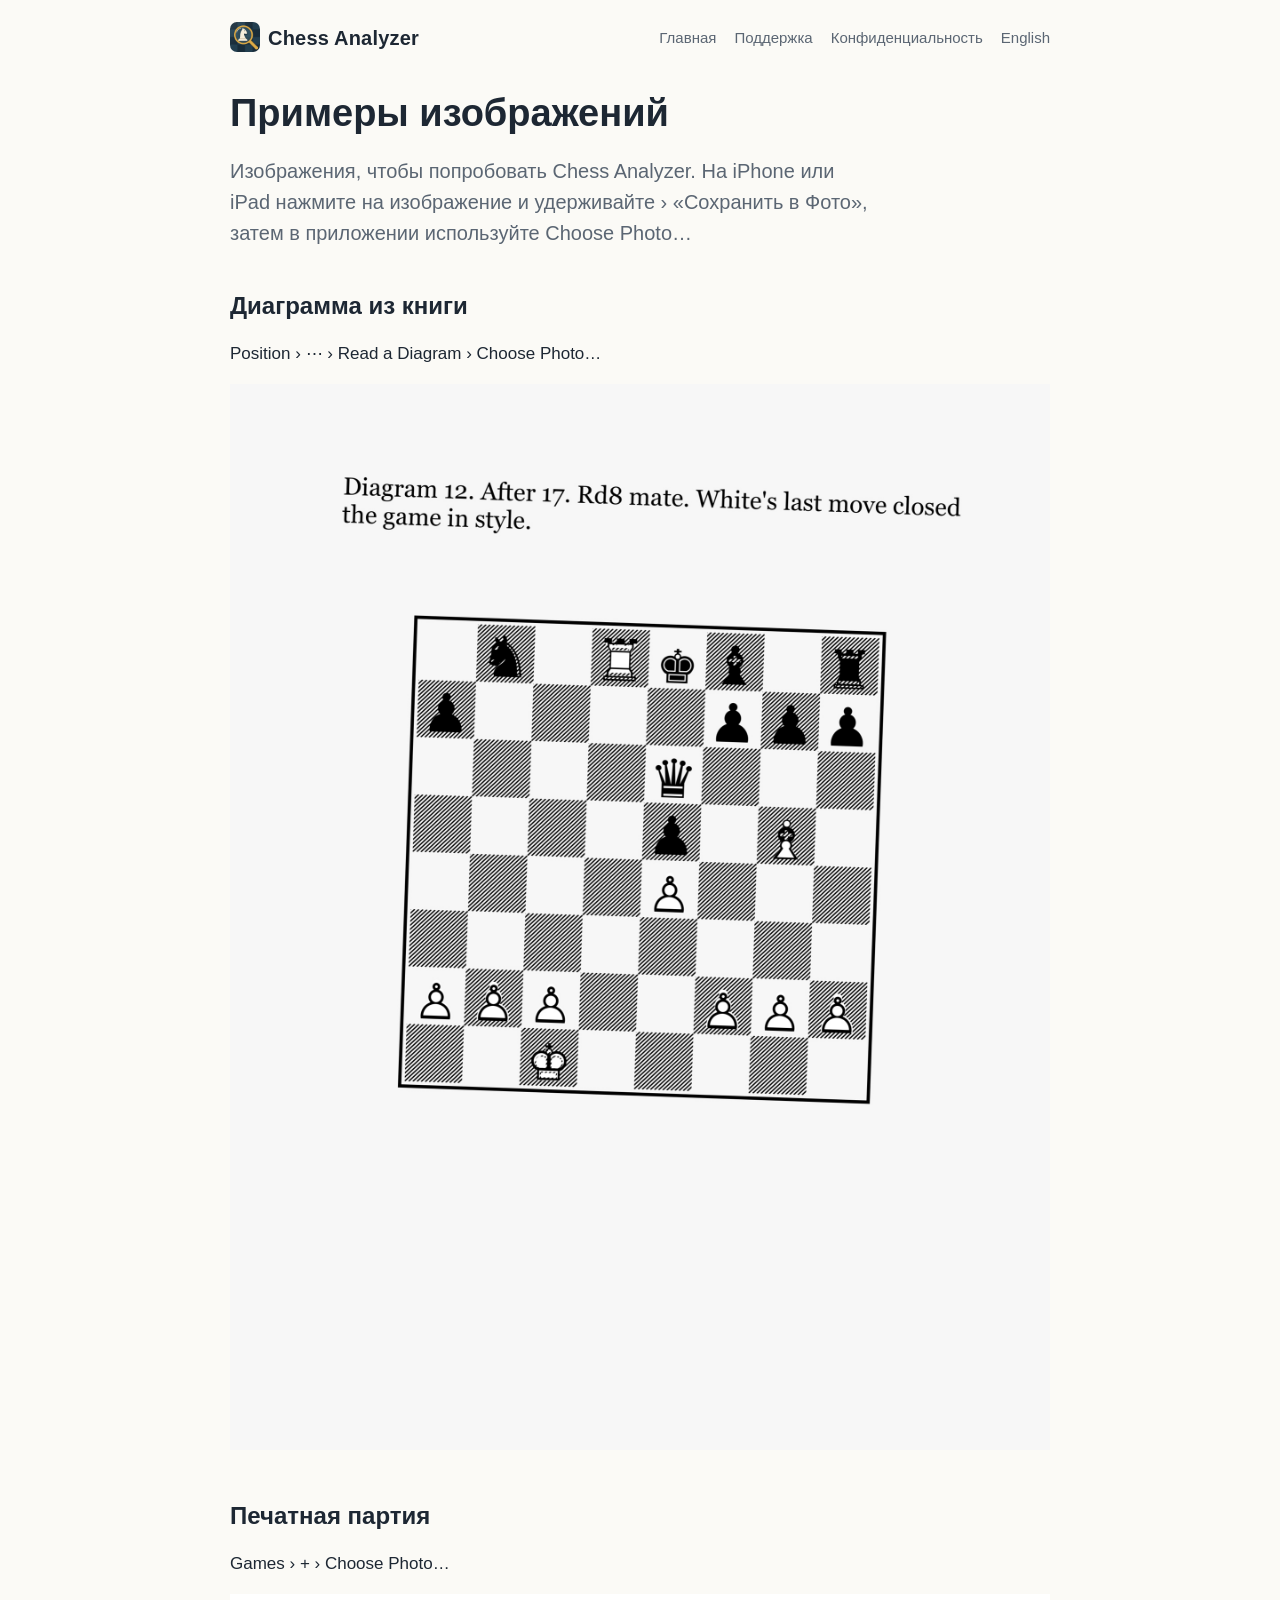
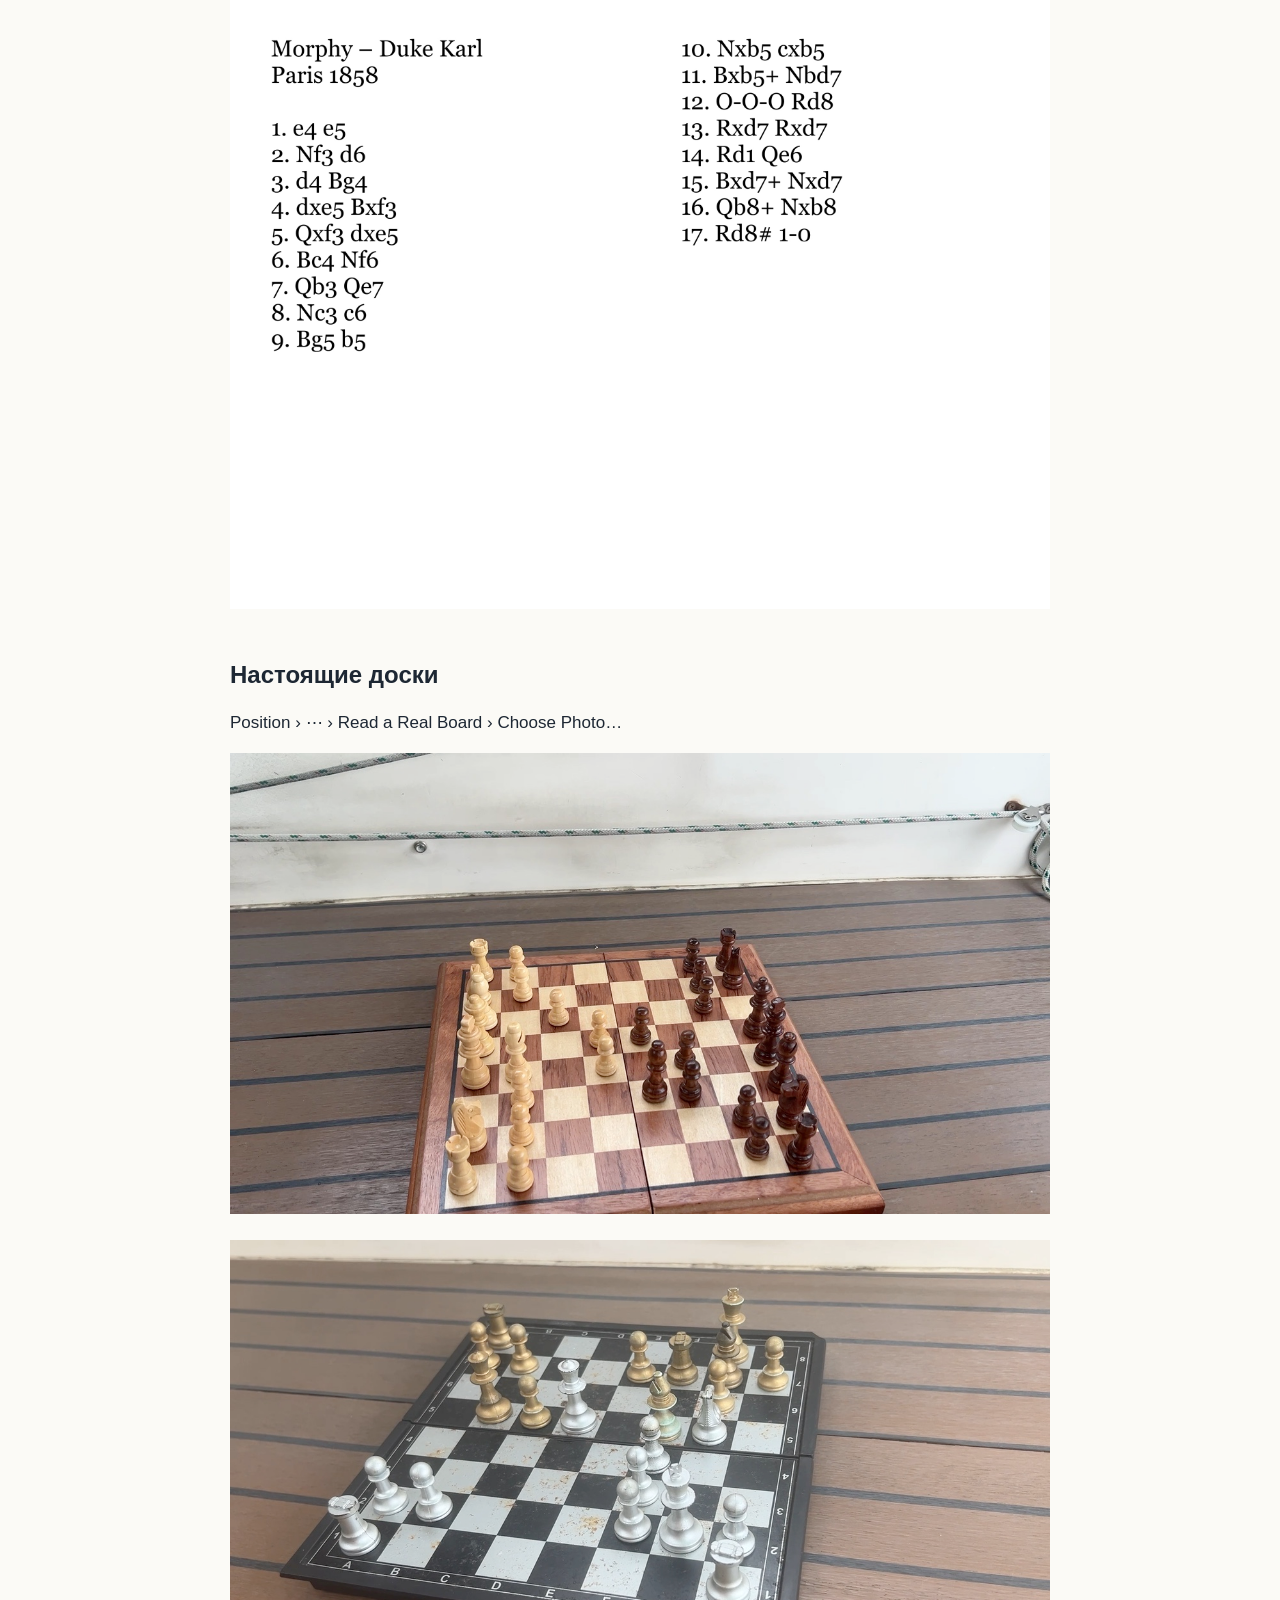
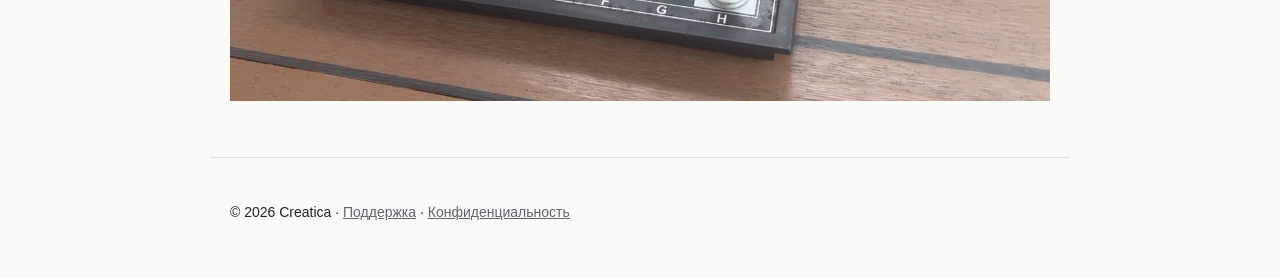
<file: website/ios/samples/index-ru.html>
<!doctype html>
<html lang="ru">
<head>
<meta charset="utf-8">
<meta name="viewport" content="width=device-width, initial-scale=1">
<title>Chess Analyzer – Примеры изображений</title>
<meta name="description" content="Изображения, чтобы попробовать Chess Analyzer: диаграмма из книги, печатная партия и фото настоящих досок.">
<link rel="alternate" hreflang="en" href="index.html">
<link rel="stylesheet" href="../style.css">
</head>
<body>
<header>
  <a class="brand" href="../index-ru.html"><img src="../images/icon.png" alt="">Chess Analyzer</a>
  <nav><a href="../index-ru.html">Главная</a><a href="../support-ru.html">Поддержка</a><a href="../privacy-ru.html">Конфиденциальность</a><a href="index.html" lang="en">English</a></nav>
</header>
<main>
  <h1>Примеры изображений</h1>
  <p class="lead">Изображения, чтобы попробовать Chess Analyzer. На iPhone или iPad нажмите на изображение и удерживайте › «Сохранить в Фото»,
    затем в приложении используйте Choose Photo…</p>
  <h2>Диаграмма из книги</h2>
  <p>Position › ⋯ › Read a Diagram › Choose Photo…</p>
  <p><img src="diagram.jpg" alt="Шахматная диаграмма на странице книги" style="max-width: 100%"></p>
  <h2>Печатная партия</h2>
  <p>Games › + › Choose Photo…</p>
  <p><img src="printed-game.jpg" alt="Партия, напечатанная в две колонки" style="max-width: 100%"></p>
  <h2>Настоящие доски</h2>
  <p>Position › ⋯ › Read a Real Board › Choose Photo…</p>
  <p><img src="real-board.jpg" alt="Деревянные шахматы на складной доске" style="max-width: 100%"></p>
  <p><img src="real-board-2.jpg" alt="Дорожные шахматы с серебряными и золотыми фигурами" style="max-width: 100%"></p>
</main>
<footer>
  <p>© 2026 Creatica · <a href="../support-ru.html">Поддержка</a> · <a href="../privacy-ru.html">Конфиденциальность</a></p>
</footer>
</body>
</html>
</file>
<file: website/ios/style.css>
/* Chess Analyzer for iPhone and iPad: no web fonts, scripts, cookies or trackers. */
:root {
  --bg: #fbfaf6; --text: #1d2733; --muted: #5b6673; --line: #e3e0d6; --accent: #2b6a83; --card: #ffffff; --sea: #e9f0f2;
}
@media (prefers-color-scheme: dark) {
  :root { --bg: #0f1419; --text: #e7ecf1; --muted: #9aa6b2; --line: #26303a; --accent: #7cc0d8; --card: #161d24; --sea: #142229; }
}
* { box-sizing: border-box; }
body {
  margin: 0; background: var(--bg); color: var(--text);
  font: 17px/1.55 -apple-system, BlinkMacSystemFont, "Segoe UI", Helvetica, Arial, sans-serif;
}
header, main, footer { max-width: 860px; margin: 0 auto; padding: 0 20px; }
header { display: flex; flex-wrap: wrap; gap: 6px 0; align-items: center; justify-content: space-between; padding-top: 22px; padding-bottom: 10px; }
header a.brand { font-weight: 700; font-size: 20px; color: var(--text); text-decoration: none; letter-spacing: 0.2px; }
nav a { color: var(--muted); text-decoration: none; margin-left: 18px; font-size: 15px; }
nav a:hover, nav a[aria-current] { color: var(--accent); }
h1 { font-size: 38px; line-height: 1.15; margin: 28px 0 10px; }
h2 { font-size: 24px; margin: 38px 0 8px; }
h3 { font-size: 18px; margin: 22px 0 4px; }
p, li { color: var(--text); }
.lead { font-size: 20px; color: var(--muted); max-width: 640px; }
a { color: var(--accent); }
.hero { background: var(--sea); border-radius: 16px; padding: 26px 26px 18px; margin-top: 10px; }
.grid { display: grid; grid-template-columns: repeat(auto-fit, minmax(240px, 1fr)); gap: 14px; margin-top: 16px; }
.card { background: var(--card); border: 1px solid var(--line); border-radius: 12px; padding: 14px 16px; }
.card h3 { margin-top: 2px; }
.card p { margin: 4px 0 0; font-size: 15.5px; color: var(--muted); }
.note { border-left: 3px solid var(--accent); padding: 4px 0 4px 14px; color: var(--muted); }
table { border-collapse: collapse; width: 100%; font-size: 15.5px; margin: 8px 0; }
th, td { text-align: left; vertical-align: top; padding: 8px 10px; border-bottom: 1px solid var(--line); }
th { color: var(--muted); font-weight: 600; }
footer { color: var(--muted); font-size: 14px; padding-top: 30px; padding-bottom: 40px; border-top: 1px solid var(--line); margin-top: 48px; }
footer a { color: var(--muted); }
@media (max-width: 520px) { h1 { font-size: 30px; } nav a { margin-left: 12px; } }
header a.brand img { width: 30px; height: 30px; border-radius: 7px; vertical-align: -7px; margin-right: 8px; }
.shots { display: grid; grid-template-columns: repeat(auto-fit, minmax(180px, 1fr)); gap: 14px; margin-top: 16px; }
.shots img { width: 100%; border-radius: 14px; border: 1px solid var(--line); }
</file>
